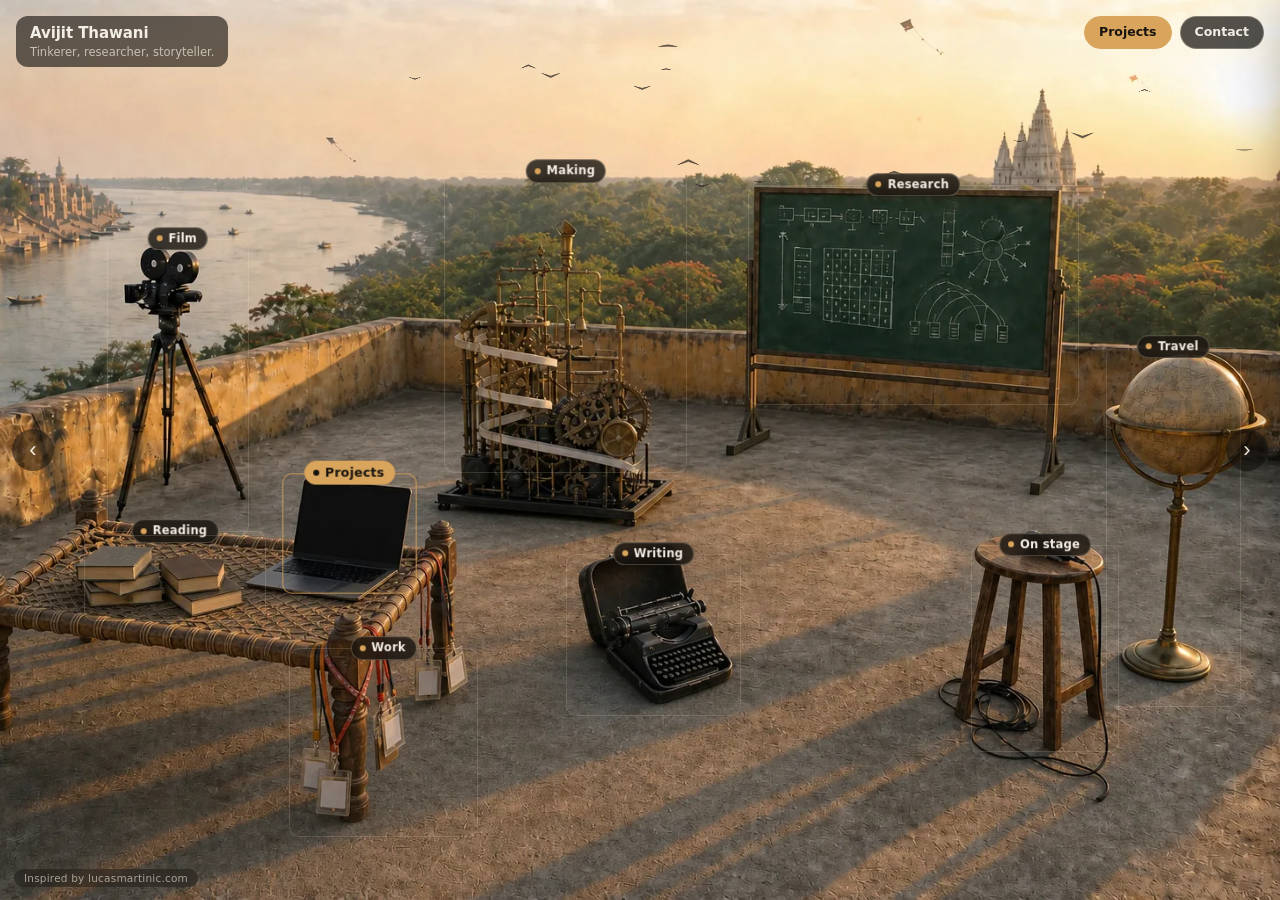
<file: index.html>
<!doctype html>
<html lang="en">
<head>
<meta charset="utf-8">
<meta name="viewport" content="width=device-width, initial-scale=1, maximum-scale=1">
<title>Avijit Thawani — PhD, builder, filmmaker</title>
<meta name="description" content="Avijit Thawani (Avi) — PhD from USC in language modelling and tokenization, founding LLM engineer at PineGap.ai, filmmaker and writer.">
<link rel="stylesheet" href="assets/styles.css">

<link rel="icon" href="assets/favicon.svg" type="image/svg+xml">
<link rel="icon" href="assets/favicon-32.png" sizes="32x32" type="image/png">
<link rel="apple-touch-icon" href="assets/apple-touch-icon.png">
<meta name="theme-color" content="#1a1714">

<!-- The import map MUST precede every modulepreload below it. Chrome only
     honours a map that appears before the first module resolution, so with the
     order reversed the preloads resolve bare specifiers against the map that
     doesn't exist yet, and every one of them 404s. -->
<script type="importmap">
{ "imports": { "three": "./vendor/three/three.module.js" } }
</script>

<link rel="preload" as="image" href="assets/benaras.webp" fetchpriority="high">
<link rel="preload" as="image" href="assets/benaras-depth.webp">
<link rel="modulepreload" href="./vendor/three/three.module.js">
<link rel="modulepreload" href="./src/main.js">
<link rel="modulepreload" href="./src/parallax.js">
<link rel="modulepreload" href="./src/particles.js">
<link rel="modulepreload" href="./src/pan.js">
</head>

<body>
<div id="app"></div>
<div id="hotspots"></div>
<div id="tooltip"></div>
<a id="credit" href="https://lucasmartinic.com/" target="_blank" rel="noopener noreferrer">
  Inspired by lucasmartinic.com</a>

<div id="backdrop"></div>
<aside id="panel" class="right" aria-hidden="true" role="dialog" aria-modal="true" aria-labelledby="panel-title">
  <button id="panel-close" type="button" aria-label="Close">&#10005;</button>
  <p id="panel-tag"></p>
  <h2 id="panel-title"></h2>
  <div id="panel-body"></div>
</aside>

<div id="loading">Setting up the room&hellip;</div>

<!-- Crawlable copy of every section. A canvas is invisible to search engines, so
     the prose has to exist as real markup somewhere. tools/gen-seo.mjs will
     generate this block from src/content.js; hand-edits here get overwritten. -->
<main class="crawl" aria-hidden="true">
  <h1>Avijit Thawani</h1>
  <p>Run tools/gen-seo.mjs to fill this from src/content.js.</p>
</main>

<noscript>
  <div class="fallback"><div class="fallback-inner">
    <h1>Avijit Thawani</h1>
    <p class="muted">This site&rsquo;s room needs JavaScript. The written version is below.</p>
  </div></div>
</noscript>

<script type="module" src="./src/main.js"></script>

<!-- Boot watchdog. If the module graph fails to resolve - a bad import map, a
     404 on a preload, a syntax error in a browser that doesn't support something
     we used - no error surfaces and the visitor stares at the loading screen
     forever. main.js sets __roomStarted the instant it runs, so if that flag is
     still unset after a beat we know boot failed and can show the text version. -->
<script>
(function () {
  var swapped = false;
  function check() {
    if (swapped || window.__roomStarted) return;
    swapped = true;
    document.getElementById('loading').textContent =
      'Could not start the room. Loading the written version\u2026';
    import('./src/ui.js')
      .then(function (m) { m.showFallback('startup failed'); })
      .catch(function () { document.querySelector('.crawl').className = 'fallback-inner'; });
  }
  setTimeout(check, 6000);
})();
</script>
</body>
</html>
</file>
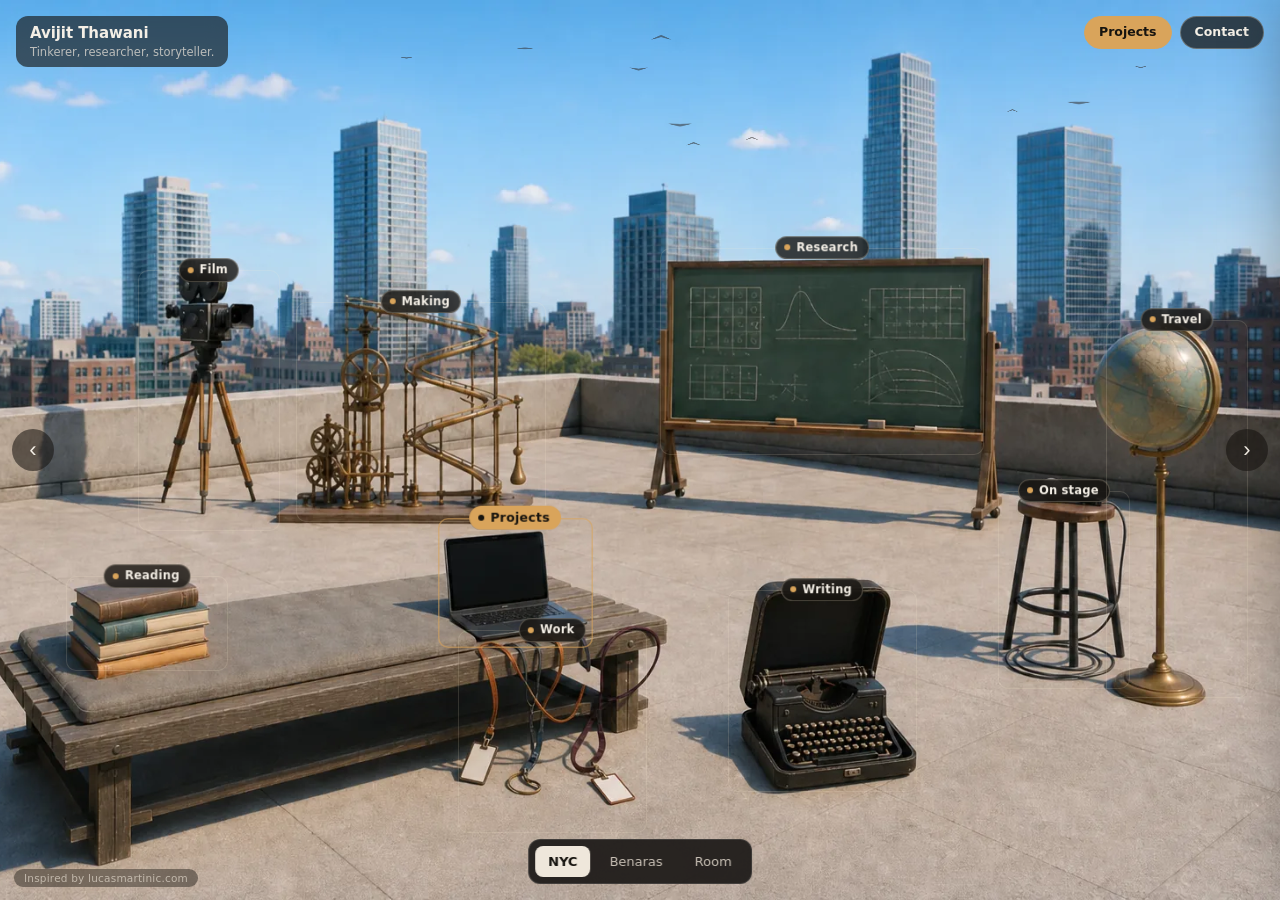
<file: compare.html>
<!doctype html>
<html lang="en">
<head>
<meta charset="utf-8">
<meta name="viewport" content="width=device-width, initial-scale=1, maximum-scale=1">
<!-- This page is published as the site homepage (tools/build.py), so the title
     and description are the real ones, not "scene compare". It keeps its own
     filename in the repo because the harness is what it still is. -->
<title>Avijit Thawani — PhD, builder, filmmaker</title>
<meta name="description" content="Avijit Thawani (Avi) — PhD from USC in language modelling and tokenization, founding LLM engineer at PineGap.ai, filmmaker and writer.">
<link rel="stylesheet" href="assets/styles.css">

<link rel="icon" href="assets/favicon.svg" type="image/svg+xml">
<link rel="icon" href="assets/favicon-32.png" sizes="32x32" type="image/png">
<link rel="apple-touch-icon" href="assets/apple-touch-icon.png">
<meta name="theme-color" content="#1a1714">

<!-- Same ordering rule as index.html: the import map must precede every
     modulepreload, or the preloads resolve bare specifiers against a map that
     does not exist yet and all 404. -->
<script type="importmap">
{ "imports": { "three": "./vendor/three/three.module.js" } }
</script>
<link rel="modulepreload" href="./vendor/three/three.module.js">
<link rel="modulepreload" href="./src/parallax.js">
<link rel="modulepreload" href="./src/particles.js">
<link rel="modulepreload" href="./src/pan.js">

<style>
  /* Chrome specific to the harness. Everything else - hotspots, drawer,
     tooltip, edit handles - is the real stylesheet, so what you judge here is
     what the site actually does. */
  .bar {
    position: fixed; z-index: 60; left: 50%; transform: translateX(-50%);
    bottom: 16px; display: flex; gap: 6px; align-items: center;
    padding: 6px; border-radius: 12px;
    background: rgb(20 18 16 / 88%); border: 1px solid rgb(255 255 255 / 12%);
    backdrop-filter: blur(12px);
  }
  .bar a, .bar button {
    font: inherit; font-size: 13px; color: #c9c1b6; text-decoration: none;
    padding: 7px 12px; border-radius: 8px; border: 1px solid transparent;
    background: transparent; cursor: pointer; white-space: nowrap;
  }
  .bar a:hover, .bar button:hover { background: rgb(255 255 255 / 8%); color: #fff; }
  .bar a.on { background: #efe7db; color: #17140f; font-weight: 600; }
  .bar .sep { width: 1px; align-self: stretch; background: rgb(255 255 255 / 14%); margin: 2px 4px; }
  .bar button.on { border-color: #c98a3c; color: #e0a860; }

  .hud {
    position: fixed; z-index: 60; top: 14px; left: 14px;
    padding: 10px 14px; border-radius: 10px; max-width: 330px;
    background: rgb(20 18 16 / 82%); border: 1px solid rgb(255 255 255 / 10%);
    backdrop-filter: blur(12px);
  }
  .hud h1 { margin: 0 0 2px; font-size: 15px; font-weight: 600; }
  .hud p { margin: 0; font-size: 12px; color: #9a9186; }
  .hud code { font: 11px ui-monospace, monospace; color: #b99a6b; }
  .hud kbd {
    font: 11px ui-monospace, monospace; background: rgb(255 255 255 / 10%);
    border: 1px solid rgb(255 255 255 / 16%); border-radius: 4px; padding: 1px 5px;
  }
  /* Outline every target, so a glance answers "would anyone find these?" */
  body.show-spots .hotspot { outline: 1px dashed rgb(255 255 255 / 45%); outline-offset: -1px; }
  body.show-spots .chip { display: none; }
  body.show-spots .hotspot::before {
    content: attr(data-label); position: absolute; left: 0; top: -17px;
    font: 10px ui-monospace, monospace; color: #f0e6d6;
    background: rgb(20 18 16 / 85%); padding: 1px 5px; border-radius: 3px;
    white-space: nowrap; pointer-events: none;
  }
</style>
</head>

<body>
<div id="app"></div>
<div id="hotspots"></div>
<div id="tooltip"></div>

<div id="backdrop"></div>
<aside id="panel" class="right" aria-hidden="true" role="dialog" aria-modal="true" aria-labelledby="panel-title">
  <button id="panel-close" type="button" aria-label="Close">&#10005;</button>
  <p id="panel-tag"></p>
  <h2 id="panel-title"></h2>
  <div id="panel-body"></div>
</aside>

<div id="loading">Setting up the room&hellip;</div>

<div class="hud" id="hud" hidden>
  <h1 id="title"></h1>
  <p id="meta"></p>
  <p id="depthargs" style="margin-top:4px"></p>
  <p style="margin-top:6px">
    Click an object &middot; <kbd>d</kbd> depth &middot; <kbd>h</kbd> outlines &middot;
    <kbd>&larr;</kbd><kbd>&rarr;</kbd> pan
  </p>
</div>

<div class="bar" id="bar"></div>
<a id="credit" href="https://lucasmartinic.com/" target="_blank" rel="noopener noreferrer">
  Inspired by lucasmartinic.com</a>

<script type="module">
import { createParallax } from './src/parallax.js';
import { addParticles } from './src/particles.js';
import { mountPan } from './src/pan.js';
import { createUI, showFallback, mountChrome } from './src/ui.js';
import { SECTIONS } from './src/content.js';
import { SCENES, DEPLOYED, sceneById } from './src/scenes.js';
import { mountEditor } from './src/editor.js';

const params = new URLSearchParams(location.search);
const EDIT = params.has('edit');
const active = sceneById(params.get('scene'));
const isPhone = () => matchMedia('(max-width: 620px)').matches;

// The harness has two audiences. Calibrating a scene needs the depth toggle, the
// dashed outlines and the depth.py arguments on screen; someone handed the link
// needs a picture they can click. `?dev` (implied by `?edit`) is the calibration
// view, and the bare URL is what gets deployed - so the public build is the same
// file rather than a stripped copy that drifts out of sync with this one.
const DEV = EDIT || params.has('dev');
const shown = DEV ? SCENES : DEPLOYED;

// Scene switching is a page load rather than an in-place swap. createParallax
// owns a WebGL context and a resize listener with no teardown path, so
// reloading is both simpler and honest: every switch re-tests a cold boot.
const bar = document.getElementById('bar');
const suffix = EDIT ? '&edit' : DEV ? '&dev' : '';
for (const s of shown) {
  const a = document.createElement('a');
  a.href = `?scene=${s.id}${suffix}`;
  a.textContent = s.label;
  if (s.id === active.id) a.className = 'on';
  bar.appendChild(a);
}
const depthBtn = Object.assign(document.createElement('button'), { type: 'button', textContent: 'Depth' });
const spotBtn = Object.assign(document.createElement('button'), { type: 'button', textContent: 'Outlines' });
if (DEV) {
  bar.insertAdjacentHTML('beforeend', '<span class="sep"></span>');
  bar.append(depthBtn, spotBtn);
  document.getElementById('hud').hidden = false;
  document.getElementById('title').textContent = active.title;
  document.getElementById('meta').textContent = active.note;
  document.getElementById('depthargs').innerHTML =
    `depth.py <code>${active.depthArgs}</code> &middot; ${active.hotspots.length} sections`;
}

const px = createParallax(document.getElementById('app'), {
  colorURL: `assets/${active.id}.webp`,
  depthURL: `assets/${active.id}-depth.webp`,
  strength: 0.018,
});
if (!px.ok) { showFallback('WebGL unavailable'); throw px.error; }
// This page is the public homepage, not just a harness, so it owes the same
// courtesy index.html does: the particle layer is the only thing that moves
// unprompted, which is exactly what prefers-reduced-motion is asking about.
if (!matchMedia('(prefers-reduced-motion: reduce)').matches) {
  addParticles(px, active.particles);
}

const ui = createUI({ onClose: () => px.zoomOut() });
const layer = document.getElementById('hotspots');

// Labels come from content.js rather than being restated per scene, so the
// four tables stay a pure geometry statement and cannot drift out of sync.
const spots = active.hotspots.map((h) => {
  const spot = { ...h, label: h.label ?? SECTIONS[h.section]?.title ?? h.section };
  const el = document.createElement('button');
  el.className = 'hotspot';
  el.type = 'button';
  el.dataset.section = spot.section;
  el.dataset.label = spot.label;
  el.setAttribute('aria-label', spot.label);

  el.addEventListener('click', (e) => {
    if (EDIT) return;
    ui.tooltip(null);
    px.zoomTo(spot.x + spot.w / 2, spot.y + spot.h / 2);
    const side = isPhone()
      ? (e.clientY < innerHeight / 2 ? 'bottom' : 'top')
      : (e.clientX > innerWidth / 2 ? 'left' : 'right');
    ui.open(spot.section, side);
  });

  const hover = (e) => { if (!EDIT && !ui.isOpen()) ui.tooltip(spot.label, e.clientX, e.clientY); };
  el.addEventListener('pointerenter', hover);
  el.addEventListener('pointermove', hover);
  el.addEventListener('pointerleave', () => ui.tooltip(null));

  layer.appendChild(el);
  return { h: spot, el };
});

// The dev HUD owns the top-left corner, so the name plate yields to it.
mountChrome({ ui, px, spots, isPhone, brand: !DEV });

function layoutHotspots() {
  const r = px.coverRect();
  for (const { h, el } of spots) {
    el.style.left = `${r.x + h.x * r.w}px`;
    el.style.top = `${r.y + h.y * r.h}px`;
    el.style.width = `${h.w * r.w}px`;
    el.style.height = `${h.h * r.h}px`;
  }
}

function projectHotspots() {
  for (const { h, el } of spots) {
    const r = px.projectImageRect(h);
    if (![r.x, r.y, r.w, r.h].every(Number.isFinite)) continue;
    el.style.left = `${r.x}px`;
    el.style.top = `${r.y}px`;
    el.style.width = `${r.w}px`;
    el.style.height = `${r.h}px`;
  }
}
addEventListener('resize', layoutHotspots);
layoutHotspots();

// Showing the depth map means pointing the color sampler at the depth texture.
// The parallax keeps running underneath, which is the point: you want to see
// whether the silhouettes that move line up with the objects that should move.
let depthOn = false, colorTex = null;
function toggleDepth(on) {
  depthOn = on ?? !depthOn;
  if (depthOn) {
    colorTex = colorTex ?? px.uniforms.uColor.value;
    px.uniforms.uColor.value = px.uniforms.uDepth.value;
  } else if (colorTex) {
    px.uniforms.uColor.value = colorTex;
  }
  depthBtn.classList.toggle('on', depthOn);
}
function toggleSpots(on) {
  const next = on ?? !document.body.classList.contains('show-spots');
  document.body.classList.toggle('show-spots', next);
  spotBtn.classList.toggle('on', next);
}
depthBtn.addEventListener('click', () => toggleDepth());
spotBtn.addEventListener('click', () => toggleSpots());
toggleSpots(DEV);

addEventListener('pointermove', (e) => {
  px.setPointer((e.clientX / innerWidth) * 2 - 1, -((e.clientY / innerHeight) * 2 - 1));
});

addEventListener('keydown', (e) => {
  if (DEV && e.key === 'd') toggleDepth();
  if (DEV && e.key === 'h') toggleSpots();
  const step = px.worldPerPx() * innerWidth * 0.35;
  if (e.key === 'ArrowLeft') px.setPan(px.getPan() - step);
  if (e.key === 'ArrowRight') px.setPan(px.getPan() + step);
});

// Arrow keys alone are a desktop affordance. This page is the published
// homepage, so it needs the touch drag and the edge arrows too - without them a
// portrait phone shows about a third of the image and cannot reach the rest.
const { update: updatePan } = mountPan(px, () => EDIT || ui.isOpen());

if (EDIT) mountEditor({ spots, px, layoutHotspots, hotspots: spots.map((s) => s.h) });

let t0 = null;
function tick(now) {
  requestAnimationFrame(tick);
  if (t0 === null) t0 = now;
  px.render((now - t0) / 1000);
  projectHotspots();
  updatePan();
}
requestAnimationFrame(tick);

px.onReady(() => { layoutHotspots(); ui.loadingDone(); });

// Handle for the console, and for driving frames by hand: requestAnimationFrame
// does not fire in a non-composited browser, so screenshots go stale there
// unless something calls render directly.
window.__compare = { px, ui, spots, layoutHotspots, toggleDepth, toggleSpots, active };
</script>
</body>
</html>
</file>
<file: assets/styles.css>
:root {
  --ink: #f4efe6;
  --muted: #a49a8c;
  --accent: #d9a45b;
  --panel-bg: #17151300;
  --panel-solid: #1a1714;
  --sans: ui-sans-serif, system-ui, -apple-system, 'Segoe UI', sans-serif;
  --depth-map: url('room-depth.webp');
}

* { box-sizing: border-box; }

html, body {
  margin: 0;
  height: 100%;
  overflow: hidden;
  background: #100e0c;
  color: var(--ink);
  font-family: var(--sans);
  -webkit-font-smoothing: antialiased;
}

#app { position: fixed; inset: 0; }
#app canvas { display: block; }

/* Peek at the depth map ('d') to check silhouettes line up with the art. */
body.show-depth::after {
  content: '';
  position: fixed;
  inset: 0;
  background: var(--depth-map) center / contain no-repeat #000;
  pointer-events: none;
  z-index: 50;
}

/* ── Hotspots ─────────────────────────────────────────────────────────────── */
#hotspots { position: fixed; inset: 0; }

/* A hotspot is visible at rest, not only under a pointer: a faint ring plus a
   labelled chip. Hover-only highlighting made the page a guessing game on
   desktop and gave a phone, which never hovers, nothing at all. */
.hotspot {
  position: absolute;
  padding: 0;
  border: 0;
  border-radius: 10px;
  background: transparent;
  box-shadow: inset 0 0 0 1px rgb(255 240 214 / 14%);
  cursor: pointer;
  transition: background 220ms ease, box-shadow 220ms ease, opacity 220ms ease;
}

.chip {
  position: absolute;
  left: 50%;
  top: 0;
  transform: translate(-50%, -50%);
  display: inline-flex;
  align-items: center;
  gap: 6px;
  padding: 5px 10px 5px 8px;
  border: 1px solid rgb(255 240 214 / 26%);
  border-radius: 999px;
  background: rgb(20 17 14 / 78%);
  color: var(--ink);
  font: 600 11.5px/1 var(--sans);
  letter-spacing: 0.02em;
  white-space: nowrap;
  pointer-events: none;
  backdrop-filter: blur(8px);
  transition: background 200ms ease, border-color 200ms ease, opacity 220ms ease;
}
.chip::before {
  content: '';
  width: 6px;
  height: 6px;
  border-radius: 50%;
  background: var(--accent);
  animation: chip-pulse 2.6s ease-out infinite;
}
@keyframes chip-pulse {
  0% { box-shadow: 0 0 0 0 rgb(217 164 91 / 65%); }
  70%, 100% { box-shadow: 0 0 0 7px rgb(217 164 91 / 0%); }
}
.hotspot:hover .chip,
.hotspot:focus-visible .chip { background: rgb(20 17 14 / 94%); border-color: var(--accent); }

/* Projects is the section most visitors come for and its object is the
   smallest thing in every scene, so its chip is the one filled in. */
.hotspot[data-section='build'] { box-shadow: inset 0 0 0 1.5px rgb(217 164 91 / 55%); }
.hotspot[data-section='build'] .chip {
  background: var(--accent); border-color: var(--accent); color: #17140f; font-size: 12.5px;
}
.hotspot[data-section='build'] .chip::before { background: #17140f; animation: none; }

/* With the drawer open the camera has dollied in on one object; labels on the
   others would only float over the close-up. */
body.panel-open .chip, body.edit .chip { opacity: 0; }
body.panel-open .hotspot { box-shadow: none; }

@media (prefers-reduced-motion: reduce) { .chip::before { animation: none; } }

.hotspot:hover,
.hotspot:focus-visible {
  background: rgb(255 244 224 / 9%);
  box-shadow: inset 0 0 0 1px rgb(255 240 214 / 28%);
  outline: none;
}

#tooltip {
  position: fixed;
  top: 0;
  left: 0;
  z-index: 30;
  padding: 6px 11px;
  border-radius: 7px;
  background: rgb(20 17 14 / 88%);
  color: var(--ink);
  font-size: 12.5px;
  letter-spacing: 0.02em;
  white-space: nowrap;
  opacity: 0;
  pointer-events: none;
  transition: opacity 160ms ease;
}
#tooltip.show { opacity: 1; }

/* ── Name plate and nav ───────────────────────────────────────────────────── */
#brand {
  position: fixed;
  z-index: 8;
  top: 16px;
  left: 16px;
  display: flex;
  flex-direction: column;
  gap: 4px;
  padding: 9px 14px;
  border-radius: 12px;
  background: rgb(20 17 14 / 62%);
  backdrop-filter: blur(10px);
  pointer-events: none;
}
#brand strong { font: 650 15px/1.1 var(--sans); letter-spacing: -0.005em; }
#brand span { font: 400 11.5px/1.1 var(--sans); color: rgb(240 232 220 / 72%); }

#nav {
  position: fixed;
  z-index: 8;
  top: 16px;
  right: 16px;
  display: flex;
  gap: 8px;
}
#nav button {
  padding: 9px 14px;
  border: 1px solid rgb(255 240 214 / 28%);
  border-radius: 999px;
  background: rgb(20 17 14 / 72%);
  color: var(--ink);
  font: 600 12.5px/1 var(--sans);
  cursor: pointer;
  backdrop-filter: blur(10px);
}
#nav button:hover,
#nav button:focus-visible { background: rgb(20 17 14 / 92%); outline: 1px solid var(--accent); }
#nav button.primary { background: var(--accent); border-color: var(--accent); color: #17140f; }
#nav button.primary:hover,
#nav button.primary:focus-visible { background: #e6b672; outline: 1px solid #fff3; }

/* ── Inspiration credit ───────────────────────────────────────────────────── */
/* Bottom-left is the only corner free on both pages: contact holds top-right,
   the scene switcher bottom-centre, the pan arrows both flanks.
   It gets a backing plate rather than bare text because the three scenes put a
   dark charpai, a mid-grey bench and a sunlit concrete floor under this exact
   spot - there is no single ink colour that stays legible over all three. Kept
   at 42% so it reads as a footnote, and brought up to full on hover so it is
   still obviously a link. */
#credit {
  position: fixed;
  z-index: 8;
  bottom: 13px;
  left: 14px;
  padding: 4px 10px;
  border-radius: 999px;
  background: rgb(20 17 14 / 42%);
  color: rgb(240 232 220 / 62%);
  font: 400 10.5px/1 var(--sans);
  letter-spacing: 0.02em;
  text-decoration: none;
  backdrop-filter: blur(6px);
  transition: background 200ms ease, color 200ms ease;
}
#credit:hover,
#credit:focus-visible {
  background: rgb(20 17 14 / 90%);
  color: var(--ink);
  outline: none;
}

/* ── Drawer ───────────────────────────────────────────────────────────────── */
#backdrop {
  position: fixed;
  inset: 0;
  z-index: 10;
  background: rgb(10 8 6 / 30%);
  opacity: 0;
  pointer-events: none;
  transition: opacity 420ms ease;
}
#backdrop.show { opacity: 1; pointer-events: auto; }

#panel {
  position: fixed;
  z-index: 20;
  overflow-y: auto;
  padding: 42px 38px 56px;
  /* Light paper. The variables are re-declared here rather than on :root so the
     chrome that sits on top of the artwork keeps its own dark pills. The accent
     is a deeper amber than the one used over the picture: #d9a45b on cream is
     about 2:1, which is not readable as link text. */
  --ink: #211c16;
  --muted: #7b7063;
  --accent: #a2600f;
  --line: rgb(40 30 15 / 12%);
  background: rgb(250 246 239 / 97%);
  color: var(--ink);
  backdrop-filter: blur(14px);
  box-shadow: 0 0 60px rgb(0 0 0 / 35%);
  transition: transform 460ms cubic-bezier(0.22, 0.9, 0.24, 1);
}

/* Each edge gets its geometry and its own off-screen resting transform. */
#panel.left, #panel.right { top: 0; bottom: 0; width: min(440px, 42vw); }
#panel.left { left: 0; transform: translateX(-102%); }
#panel.right { right: 0; transform: translateX(102%); }
#panel.top, #panel.bottom { left: 0; right: 0; height: min(62vh, 560px); }
#panel.top { top: 0; transform: translateY(-102%); }
#panel.bottom { bottom: 0; transform: translateY(102%); }
#panel.open { transform: none; }

#panel-tag {
  margin: 0 0 6px;
  color: var(--accent);
  font-size: 11px;
  font-weight: 600;
  letter-spacing: 0.16em;
  text-transform: uppercase;
}
#panel-title { margin: 0 0 20px; font-size: 30px; font-weight: 650; letter-spacing: -0.01em; }
#panel-body { color: #3d362d; font-size: 14.5px; line-height: 1.72; }
#panel-body p { margin: 0 0 15px; }
#panel-body h3 {
  margin: 24px 0 12px; color: var(--muted);
  font-size: 11px; font-weight: 600; letter-spacing: 0.14em; text-transform: uppercase;
}

#panel-body ul { margin: 0; padding-left: 18px; }
#panel-body li { margin-bottom: 9px; }
#panel-body strong { color: var(--ink); }
#panel-body a {
  color: var(--accent);
  text-decoration-color: rgb(162 96 15 / 40%);
  text-underline-offset: 2px;
}
#panel-body a:hover { text-decoration-color: var(--accent); }

/* Project cards. The cover leads because a screenshot says what a project is
   faster than its sentence does; the old layout gave it a 104px stamp beside a
   column of text four words wide. */
#panel.wide.left, #panel.wide.right { width: min(780px, 66vw); }
#panel-body .cards {
  display: grid; gap: 16px;
  grid-template-columns: repeat(auto-fill, minmax(250px, 1fr));
}
#panel-body .card {
  display: flex; flex-direction: column; overflow: hidden;
  border: 1px solid var(--line); border-radius: 12px;
  background: #fff;
  box-shadow: 0 1px 2px rgb(40 30 15 / 5%);
  transition: border-color 180ms ease, background 180ms ease;
}
#panel-body .card:hover { border-color: rgb(162 96 15 / 50%); box-shadow: 0 4px 14px rgb(40 30 15 / 10%); }
#panel-body .card .cover {
  display: block; aspect-ratio: 16 / 9; background: #efe9df;
  border-bottom: 1px solid var(--line);
}
#panel-body .card .cover img { width: 100%; height: 100%; object-fit: cover; display: block; }
#panel-body .card .cover img.fit { object-fit: contain; padding: 18px; }
/* For art drawn in light ink, which vanishes on the paper cover. */
#panel-body .card .cover.dark { background: #1f1b17; }
#panel-body .card .cover .blank {
  display: grid; place-items: center; height: 100%; padding: 16px; text-align: center;
  color: var(--accent); font-size: 21px; font-weight: 650; letter-spacing: -0.01em;
  background: radial-gradient(120% 120% at 20% 10%, rgb(217 164 91 / 30%), transparent 60%);
}
#panel-body .card-body { display: flex; flex-direction: column; flex: 1; padding: 13px 15px 15px; }
#panel-body .card h4 { margin: 0 0 5px; color: var(--ink); font-size: 15.5px; font-weight: 650; }
#panel-body .card p { margin: 0 0 12px; font-size: 13.5px; line-height: 1.55; }
#panel-body .card .links { display: flex; flex-wrap: wrap; gap: 7px; margin-top: auto; }
#panel-body .card .links a {
  padding: 5px 11px; border: 1px solid rgb(162 96 15 / 45%); border-radius: 999px;
  font-size: 12px; font-weight: 600; line-height: 1; text-decoration: none;
}
#panel-body .card .links a:hover { background: var(--accent); color: #fff; }

/* Thumbnailed lists. Two variants because the two kinds of image want opposite
   treatment: an institution logo must never be cropped, so it is `contain` on
   the white it was drawn for; a product screenshot is a texture rather than a
   shape, so it is `cover` and can lose its edges without losing its meaning. */
#panel-body ul.media { list-style: none; padding-left: 0; }
#panel-body ul.media li {
  display: grid; gap: 12px; align-items: start; margin-bottom: 14px;
}
#panel-body ul.media img {
  width: 100%; border-radius: 5px; background: #fff; display: block;
}
#panel-body ul.logos li { grid-template-columns: 84px 1fr; }
#panel-body ul.logos img { height: 46px; object-fit: contain; padding: 5px; }
#panel-body ul.shots li { grid-template-columns: 104px 1fr; }
#panel-body ul.shots img { height: 68px; object-fit: cover; }
/* A logo that landed in the screenshot list; cropping a wordmark reads as a bug. */
#panel-body ul.shots img.fit { object-fit: contain; padding: 8px; }

/* The film still is the one image worth showing at size - it is the work,
   not a label for it. */
#panel-body figure.still { margin: 0 0 15px; }
#panel-body figure.still img {
  /* `height: auto` is required, not cosmetic. The markup carries width="630"
     height="297" so the browser can reserve space before the image loads, but
     those attributes also act as presentational hints. Author CSS overrides the
     width one and leaves the height one standing, so the image renders at
     (panel width x 297px) - stretched taller the narrower the drawer gets. */
  width: 100%; height: auto; border-radius: 7px; display: block;
  border: 1px solid var(--line);
}
/* Things that play: the self-hosted video, the link that becomes a YouTube
   player (`.yt`), and that player. All three share one black 16:9 frame, so
   swapping the link for the player moves nothing on the page. `height: auto`
   matters for the same reason as above, and the aspect-ratio holds the box
   before the poster or any metadata has arrived (preload is "none"). The
   fallback page is listed too: unstyled, the width="1920" attribute would run
   the video off the side of a 680px column. */
:is(#panel-body, .fallback) figure.still :is(video, iframe, .yt) {
  width: 100%; height: auto; aspect-ratio: 16 / 9; border-radius: 7px; display: block;
  border: 1px solid var(--line); background: #000;
}
:is(#panel-body, .fallback) figure.still .yt { position: relative; overflow: hidden; }
/* The title card is wider than 16:9, so it is letterboxed rather than cropped:
   cropping would cut into the lettering at its left edge. */
:is(#panel-body, .fallback) figure.still .yt img {
  position: absolute; inset: 0;
  width: 100%; height: 100%; object-fit: contain; border: 0; border-radius: 0;
}
/* Play button: a disc and a triangle, so the still reads as something to press. */
figure.still .yt::before,
figure.still .yt::after {
  content: ""; position: absolute; top: 50%; left: 50%; pointer-events: none;
}
figure.still .yt::before {
  width: 58px; height: 58px; margin: -29px 0 0 -29px; border-radius: 50%;
  background: rgb(15 12 9 / 68%); box-shadow: 0 0 0 1.5px rgb(255 255 255 / 75%);
  transition: background 160ms ease, transform 160ms ease;
}
figure.still .yt::after {
  margin: -10px 0 0 -6px;
  border-style: solid; border-width: 10px 0 10px 17px;
  border-color: transparent transparent transparent #fff;
}
figure.still .yt:hover::before,
figure.still .yt:focus-visible::before { background: #a2600f; transform: scale(1.06); }
.fallback figure.still { margin: 0 0 15px; }
#panel-body figure.still figcaption {
  margin-top: 7px; font-size: 12.5px; color: var(--muted);
}

@media (max-width: 620px) {
  #panel-body ul.logos li { grid-template-columns: 66px 1fr; gap: 10px; }
  #panel-body ul.logos img { height: 38px; }
  #panel-body ul.shots li { grid-template-columns: 84px 1fr; gap: 10px; }
  #panel-body ul.shots img { height: 56px; }
}

#panel-close {
  position: absolute;
  top: 16px;
  right: 16px;
  width: 30px;
  height: 30px;
  border: 0;
  border-radius: 50%;
  background: rgb(40 30 15 / 8%);
  color: var(--ink);
  font-size: 15px;
  line-height: 1;
  cursor: pointer;
}
#panel-close:hover { background: rgb(40 30 15 / 16%); }

/* ── Pan arrows ───────────────────────────────────────────────────────────── */
.pan-arrow {
  position: fixed;
  top: 50%;
  z-index: 15;
  display: grid;
  place-items: center;
  width: 42px;
  height: 42px;
  margin-top: -21px;
  border: 0;
  border-radius: 50%;
  background: rgb(20 17 14 / 55%);
  color: var(--ink);
  font-size: 22px;
  line-height: 1;
  opacity: 0;
  pointer-events: none;
  transition: opacity 260ms ease;
}
.pan-arrow.left { left: 12px; }
.pan-arrow.right { right: 12px; }
.pan-arrow.show { opacity: 1; pointer-events: auto; }

/* ── Loading ──────────────────────────────────────────────────────────────── */
#loading {
  position: fixed;
  inset: 0;
  z-index: 60;
  display: grid;
  place-items: center;
  background: #100e0c;
  color: var(--muted);
  font-size: 13px;
  letter-spacing: 0.08em;
  transition: opacity 700ms ease;
}
#loading.hide { opacity: 0; pointer-events: none; }

/* ── ?edit calibration ────────────────────────────────────────────────────── */
body.edit .hotspot {
  background: rgb(217 164 91 / 18%);
  box-shadow: inset 0 0 0 1px var(--accent);
}
body.edit .hotspot::after {
  content: attr(data-section);
  position: absolute;
  top: 2px;
  left: 4px;
  color: var(--accent);
  font-size: 10px;
  letter-spacing: 0.06em;
}

.handle {
  position: absolute;
  width: 10px;
  height: 10px;
  background: var(--accent);
  border-radius: 2px;
}
.handle-nw { top: -5px; left: -5px; cursor: nwse-resize; }
.handle-n  { top: -5px; left: calc(50% - 5px); cursor: ns-resize; }
.handle-ne { top: -5px; right: -5px; cursor: nesw-resize; }
.handle-e  { top: calc(50% - 5px); right: -5px; cursor: ew-resize; }
.handle-se { bottom: -5px; right: -5px; cursor: nwse-resize; }
.handle-s  { bottom: -5px; left: calc(50% - 5px); cursor: ns-resize; }
.handle-sw { bottom: -5px; left: -5px; cursor: nesw-resize; }
.handle-w  { top: calc(50% - 5px); left: -5px; cursor: ew-resize; }

#readout {
  position: fixed;
  bottom: 14px;
  left: 50%;
  z-index: 70;
  transform: translateX(-50%);
  padding: 9px 15px;
  border-radius: 8px;
  background: rgb(20 17 14 / 94%);
  color: var(--accent);
  font: 12px ui-monospace, SFMono-Regular, Menlo, monospace;
  white-space: nowrap;
}

/* ── No-WebGL fallback ────────────────────────────────────────────────────── */
.fallback {
  position: fixed;
  inset: 0;
  z-index: 80;
  overflow-y: auto;
  background: #100e0c;
}
.fallback-inner { max-width: 680px; margin: 0 auto; padding: 64px 24px 96px; line-height: 1.7; }
.fallback-inner h1 { font-size: 34px; margin: 0 0 8px; }
.fallback-inner h2 { font-size: 20px; margin: 40px 0 10px; }
.fallback-inner .muted { color: var(--muted); }

/* The crawlable copy of the prose: present for search engines, never painted. */
.crawl { position: absolute; width: 1px; height: 1px; overflow: hidden; clip-path: inset(50%); }

@media (max-width: 620px) {
  #panel { padding: 34px 22px 44px; }
  #panel-title { font-size: 25px; }
  /* A centred scene switcher is nearly full width on a phone, so the credit
     stops sharing a row with it and sits above instead. */
  #credit { bottom: 60px; }
  /* Name only: the tagline plus two buttons does not fit one row at 360px. */
  #brand { top: 12px; left: 12px; padding: 8px 11px; }
  #brand span { display: none; }
  #panel-body .cards { grid-template-columns: 1fr; }
  #brand strong { font-size: 13.5px; }
  #nav { top: 12px; right: 12px; gap: 6px; }
  #nav button { padding: 8px 11px; font-size: 12px; }
}
</file>
